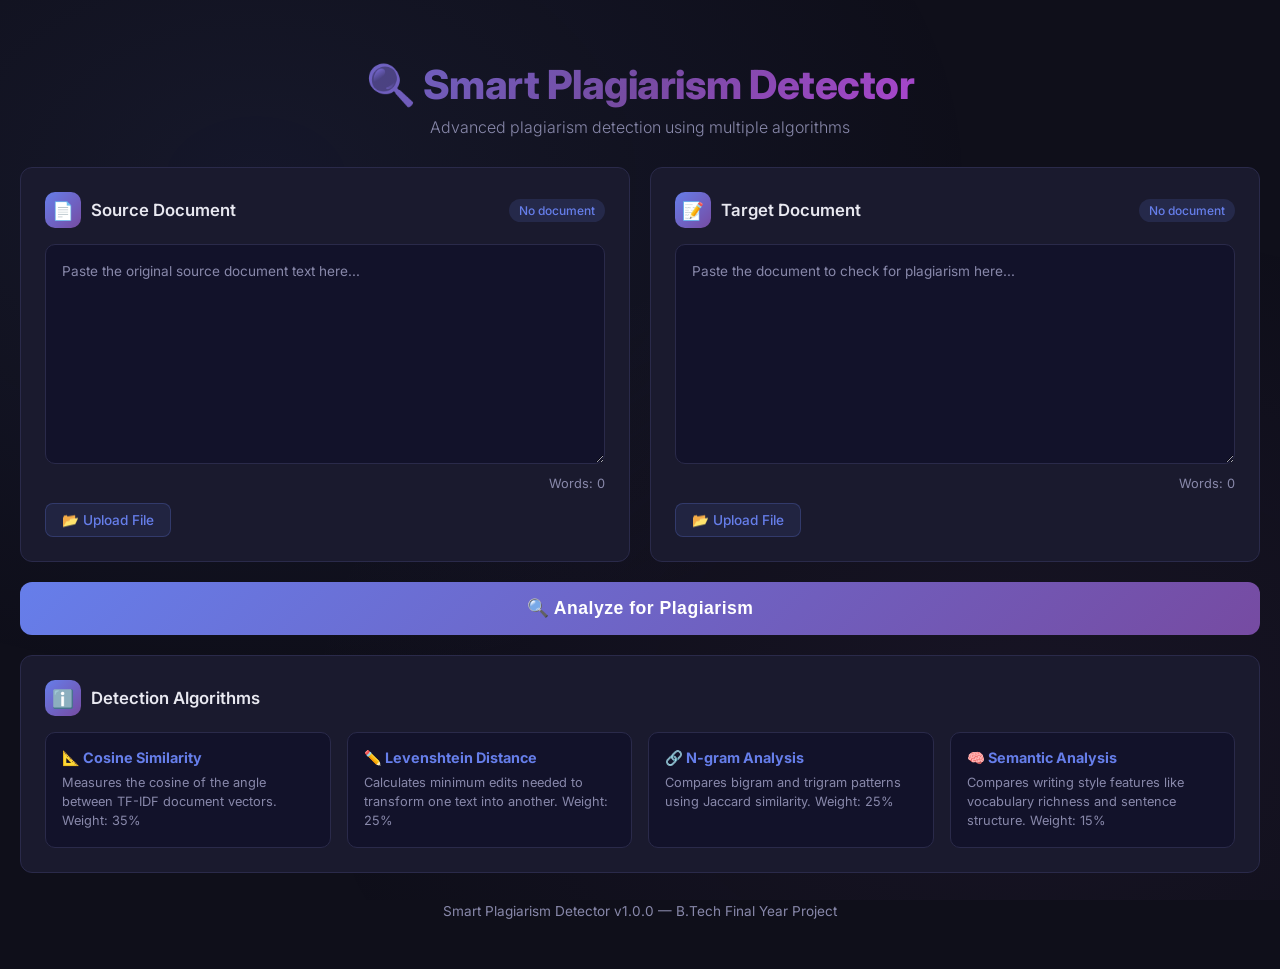
<file: public/index.html>
<!DOCTYPE html>
<html lang="en">
<head>
    <meta charset="UTF-8">
    <meta name="viewport" content="width=device-width, initial-scale=1.0">
    <title>Smart Plagiarism Detector</title>
    <meta name="description" content="Advanced plagiarism detection using multiple algorithms — Cosine Similarity, Levenshtein Distance, N-gram Analysis, and Semantic Analysis.">
    <link href="https://fonts.googleapis.com/css2?family=Inter:wght@300;400;500;600;700;800&display=swap" rel="stylesheet">
    <style>
        *, *::before, *::after {
            margin: 0;
            padding: 0;
            box-sizing: border-box;
        }

        :root {
            --primary: #667eea;
            --primary-dark: #5a6fd6;
            --secondary: #764ba2;
            --bg: #0f0f1a;
            --bg-card: #1a1a2e;
            --bg-card-hover: #1e1e35;
            --bg-input: #12122a;
            --text: #e8e8f0;
            --text-muted: #8888aa;
            --border: #2a2a4a;
            --success: #27ae60;
            --danger: #e74c3c;
            --warning: #f39c12;
            --info: #3498db;
            --radius: 12px;
            --shadow: 0 8px 32px rgba(0,0,0,0.3);
        }

        body {
            font-family: 'Inter', -apple-system, BlinkMacSystemFont, sans-serif;
            background: var(--bg);
            color: var(--text);
            min-height: 100vh;
            overflow-x: hidden;
        }

        /* Animated background */
        body::before {
            content: '';
            position: fixed;
            top: 0; left: 0; right: 0; bottom: 0;
            background:
                radial-gradient(ellipse at 20% 20%, rgba(102, 126, 234, 0.08) 0%, transparent 50%),
                radial-gradient(ellipse at 80% 80%, rgba(118, 75, 162, 0.08) 0%, transparent 50%);
            pointer-events: none;
            z-index: 0;
        }

        .container {
            max-width: 1400px;
            margin: 0 auto;
            padding: 20px;
            position: relative;
            z-index: 1;
        }

        /* Header */
        header {
            text-align: center;
            padding: 40px 20px 30px;
            position: relative;
        }

        header h1 {
            font-size: 2.5rem;
            font-weight: 800;
            background: linear-gradient(135deg, var(--primary), var(--secondary), #e040fb);
            -webkit-background-clip: text;
            -webkit-text-fill-color: transparent;
            background-clip: text;
            letter-spacing: -0.5px;
            margin-bottom: 8px;
        }

        header p {
            color: var(--text-muted);
            font-size: 1rem;
            font-weight: 300;
        }

        /* Main Layout */
        .main-grid {
            display: grid;
            grid-template-columns: 1fr 1fr;
            gap: 20px;
            margin-bottom: 20px;
        }

        @media (max-width: 900px) {
            .main-grid { grid-template-columns: 1fr; }
        }

        /* Cards */
        .card {
            background: var(--bg-card);
            border: 1px solid var(--border);
            border-radius: var(--radius);
            padding: 24px;
            transition: all 0.3s ease;
        }

        .card:hover {
            border-color: rgba(102, 126, 234, 0.3);
        }

        .card-header {
            display: flex;
            align-items: center;
            gap: 10px;
            margin-bottom: 16px;
        }

        .card-header .icon {
            width: 36px;
            height: 36px;
            border-radius: 10px;
            display: flex;
            align-items: center;
            justify-content: center;
            font-size: 1.1rem;
            background: linear-gradient(135deg, var(--primary), var(--secondary));
        }

        .card-header h2 {
            font-size: 1.05rem;
            font-weight: 600;
        }

        .card-header .badge {
            margin-left: auto;
            font-size: 0.75rem;
            padding: 4px 10px;
            border-radius: 20px;
            background: rgba(102,126,234,0.15);
            color: var(--primary);
            font-weight: 500;
        }

        /* Text areas */
        textarea {
            width: 100%;
            min-height: 220px;
            background: var(--bg-input);
            border: 1px solid var(--border);
            border-radius: 10px;
            color: var(--text);
            font-family: 'JetBrains Mono', 'Fira Code', 'Courier New', monospace;
            font-size: 0.85rem;
            padding: 16px;
            resize: vertical;
            transition: border-color 0.3s;
            line-height: 1.6;
        }

        textarea:focus {
            outline: none;
            border-color: var(--primary);
            box-shadow: 0 0 0 3px rgba(102, 126, 234, 0.15);
        }

        textarea::placeholder {
            color: var(--text-muted);
            font-family: 'Inter', sans-serif;
        }

        /* File upload */
        .file-upload {
            display: flex;
            align-items: center;
            gap: 10px;
            margin-top: 12px;
        }

        .file-upload label {
            display: inline-flex;
            align-items: center;
            gap: 6px;
            padding: 8px 16px;
            background: rgba(102,126,234,0.1);
            border: 1px solid rgba(102,126,234,0.25);
            border-radius: 8px;
            color: var(--primary);
            font-size: 0.85rem;
            font-weight: 500;
            cursor: pointer;
            transition: all 0.3s;
        }

        .file-upload label:hover {
            background: rgba(102,126,234,0.2);
        }

        .file-upload input[type="file"] {
            display: none;
        }

        .file-name {
            font-size: 0.8rem;
            color: var(--text-muted);
        }

        /* Buttons */
        .btn-analyze {
            width: 100%;
            padding: 16px 32px;
            font-size: 1.1rem;
            font-weight: 700;
            color: white;
            background: linear-gradient(135deg, var(--primary), var(--secondary));
            border: none;
            border-radius: var(--radius);
            cursor: pointer;
            transition: all 0.3s ease;
            position: relative;
            overflow: hidden;
            letter-spacing: 0.5px;
        }

        .btn-analyze:hover:not(:disabled) {
            transform: translateY(-2px);
            box-shadow: 0 8px 25px rgba(102, 126, 234, 0.35);
        }

        .btn-analyze:active:not(:disabled) {
            transform: translateY(0);
        }

        .btn-analyze:disabled {
            opacity: 0.5;
            cursor: not-allowed;
        }

        .btn-analyze::after {
            content: '';
            position: absolute;
            top: 0; left: -100%;
            width: 100%; height: 100%;
            background: linear-gradient(90deg, transparent, rgba(255,255,255,0.1), transparent);
            transition: left 0.5s;
        }

        .btn-analyze:hover::after {
            left: 100%;
        }

        /* Results Section */
        #results-section {
            display: none;
            animation: fadeUp 0.5s ease;
        }

        @keyframes fadeUp {
            from { opacity: 0; transform: translateY(20px); }
            to { opacity: 1; transform: translateY(0); }
        }

        /* Score Display */
        .score-hero {
            text-align: center;
            padding: 40px;
            background: var(--bg-card);
            border: 1px solid var(--border);
            border-radius: var(--radius);
            margin-bottom: 20px;
            position: relative;
            overflow: hidden;
        }

        .score-hero::before {
            content: '';
            position: absolute;
            top: 0; left: 0; right: 0;
            height: 3px;
            background: linear-gradient(90deg, var(--primary), var(--secondary), #e040fb);
        }

        .score-circle {
            width: 180px;
            height: 180px;
            border-radius: 50%;
            margin: 0 auto 20px;
            display: flex;
            flex-direction: column;
            align-items: center;
            justify-content: center;
            position: relative;
        }

        .score-circle .score-value {
            font-size: 3rem;
            font-weight: 800;
            line-height: 1;
        }

        .score-circle .score-label {
            font-size: 0.85rem;
            color: var(--text-muted);
            margin-top: 4px;
        }

        .risk-badge {
            display: inline-block;
            padding: 8px 24px;
            border-radius: 30px;
            font-weight: 700;
            font-size: 0.9rem;
            letter-spacing: 1px;
            text-transform: uppercase;
        }

        .risk-CRITICAL { background: linear-gradient(135deg, #f93b1d, #ea1e63); color: white; }
        .risk-HIGH { background: linear-gradient(135deg, #fa7921, #ffa500); color: white; }
        .risk-MEDIUM { background: linear-gradient(135deg, #f39c12, #e67e22); color: white; }
        .risk-LOW { background: linear-gradient(135deg, #27ae60, #2ecc71); color: white; }

        .score-meta {
            display: flex;
            justify-content: center;
            gap: 30px;
            margin-top: 16px;
            flex-wrap: wrap;
        }

        .score-meta span {
            font-size: 0.85rem;
            color: var(--text-muted);
        }

        .score-meta strong {
            color: var(--text);
        }

        /* Metrics Grid */
        .metrics-grid {
            display: grid;
            grid-template-columns: repeat(auto-fit, minmax(280px, 1fr));
            gap: 16px;
            margin-bottom: 20px;
        }

        .metric-card {
            background: var(--bg-card);
            border: 1px solid var(--border);
            border-radius: var(--radius);
            padding: 20px;
        }

        .metric-card .metric-header {
            display: flex;
            justify-content: space-between;
            align-items: center;
            margin-bottom: 12px;
        }

        .metric-card .metric-name {
            font-size: 0.9rem;
            font-weight: 500;
        }

        .metric-card .metric-value {
            font-size: 1.1rem;
            font-weight: 700;
            color: var(--primary);
        }

        .metric-bar {
            width: 100%;
            height: 8px;
            background: rgba(102,126,234,0.1);
            border-radius: 4px;
            overflow: hidden;
        }

        .metric-bar-fill {
            height: 100%;
            border-radius: 4px;
            background: linear-gradient(90deg, var(--primary), var(--secondary));
            transition: width 1s ease;
        }

        /* Segments */
        .segments-section .card {
            margin-bottom: 20px;
        }

        .segment-item {
            padding: 16px;
            background: var(--bg-input);
            border: 1px solid var(--border);
            border-left: 3px solid var(--warning);
            border-radius: 8px;
            margin-bottom: 12px;
        }

        .segment-item .seg-text {
            font-style: italic;
            color: var(--text-muted);
            font-size: 0.9rem;
            margin-bottom: 8px;
            line-height: 1.5;
        }

        .segment-item .seg-meta {
            display: flex;
            gap: 16px;
            font-size: 0.8rem;
        }

        .segment-item .seg-meta span {
            color: var(--text-muted);
        }

        .segment-item .seg-meta strong {
            color: var(--warning);
        }

        /* Loading */
        .loading {
            display: none;
            text-align: center;
            padding: 40px;
        }

        .spinner {
            width: 48px;
            height: 48px;
            border: 3px solid var(--border);
            border-top: 3px solid var(--primary);
            border-radius: 50%;
            animation: spin 0.8s linear infinite;
            margin: 0 auto 16px;
        }

        @keyframes spin {
            to { transform: rotate(360deg); }
        }

        /* Info Section */
        .info-section {
            background: var(--bg-card);
            border: 1px solid var(--border);
            border-radius: var(--radius);
            padding: 24px;
            margin-top: 20px;
        }

        .algo-grid {
            display: grid;
            grid-template-columns: repeat(auto-fit, minmax(200px, 1fr));
            gap: 16px;
            margin-top: 16px;
        }

        .algo-item {
            padding: 16px;
            background: var(--bg-input);
            border-radius: 10px;
            border: 1px solid var(--border);
        }

        .algo-item h4 {
            font-size: 0.9rem;
            margin-bottom: 6px;
            color: var(--primary);
        }

        .algo-item p {
            font-size: 0.8rem;
            color: var(--text-muted);
            line-height: 1.5;
        }

        /* Footer */
        footer {
            text-align: center;
            padding: 30px;
            color: var(--text-muted);
            font-size: 0.85rem;
        }

        footer a {
            color: var(--primary);
            text-decoration: none;
        }

        /* Word Count */
        .word-count {
            text-align: right;
            font-size: 0.8rem;
            color: var(--text-muted);
            margin-top: 8px;
        }

        /* Scrollbar */
        ::-webkit-scrollbar { width: 6px; }
        ::-webkit-scrollbar-track { background: var(--bg); }
        ::-webkit-scrollbar-thumb { background: var(--border); border-radius: 3px; }
        ::-webkit-scrollbar-thumb:hover { background: var(--primary); }
    </style>
</head>
<body>

<div class="container">
    <header>
        <h1>🔍 Smart Plagiarism Detector</h1>
        <p>Advanced plagiarism detection using multiple algorithms</p>
    </header>

    <!-- Document Input -->
    <div class="main-grid">
        <div class="card">
            <div class="card-header">
                <div class="icon">📄</div>
                <h2>Source Document</h2>
                <span class="badge" id="source-badge">No document</span>
            </div>
            <textarea id="source-text" placeholder="Paste the original source document text here..."></textarea>
            <div class="word-count">Words: <span id="source-words">0</span></div>
            <div class="file-upload">
                <label for="source-file">📂 Upload File
                    <input type="file" id="source-file" accept=".txt,.doc,.docx,.pdf">
                </label>
                <span class="file-name" id="source-file-name"></span>
            </div>
        </div>

        <div class="card">
            <div class="card-header">
                <div class="icon">📝</div>
                <h2>Target Document</h2>
                <span class="badge" id="target-badge">No document</span>
            </div>
            <textarea id="target-text" placeholder="Paste the document to check for plagiarism here..."></textarea>
            <div class="word-count">Words: <span id="target-words">0</span></div>
            <div class="file-upload">
                <label for="target-file">📂 Upload File
                    <input type="file" id="target-file" accept=".txt,.doc,.docx,.pdf">
                </label>
                <span class="file-name" id="target-file-name"></span>
            </div>
        </div>
    </div>

    <!-- Analyze Button -->
    <button class="btn-analyze" id="analyze-btn" onclick="analyzeDocuments()">
        🔍 Analyze for Plagiarism
    </button>

    <!-- Loading -->
    <div class="loading" id="loading">
        <div class="spinner"></div>
        <p style="color: var(--text-muted);">Analyzing documents... This may take a moment.</p>
    </div>

    <!-- Results -->
    <div id="results-section">
        <!-- Score Hero -->
        <div class="score-hero" id="score-hero">
            <div class="score-circle" id="score-circle">
                <span class="score-value" id="score-value">0%</span>
                <span class="score-label">Plagiarism Score</span>
            </div>
            <div id="risk-badge-container"></div>
            <div class="score-meta">
                <span>⏱ Analysis: <strong id="analysis-time">0</strong> ms</span>
                <span>📄 Source: <strong id="source-wc">0</strong> words</span>
                <span>📝 Target: <strong id="target-wc">0</strong> words</span>
                <span>⚠️ Segments: <strong id="seg-count">0</strong></span>
            </div>
        </div>

        <!-- Metrics -->
        <div class="metrics-grid" id="metrics-grid"></div>

        <!-- Suspicious Segments -->
        <div class="segments-section" id="segments-section"></div>
    </div>

    <!-- Algorithms Info -->
    <div class="info-section">
        <div class="card-header">
            <div class="icon">ℹ️</div>
            <h2>Detection Algorithms</h2>
        </div>
        <div class="algo-grid">
            <div class="algo-item">
                <h4>📐 Cosine Similarity</h4>
                <p>Measures the cosine of the angle between TF-IDF document vectors. Weight: 35%</p>
            </div>
            <div class="algo-item">
                <h4>✏️ Levenshtein Distance</h4>
                <p>Calculates minimum edits needed to transform one text into another. Weight: 25%</p>
            </div>
            <div class="algo-item">
                <h4>🔗 N-gram Analysis</h4>
                <p>Compares bigram and trigram patterns using Jaccard similarity. Weight: 25%</p>
            </div>
            <div class="algo-item">
                <h4>🧠 Semantic Analysis</h4>
                <p>Compares writing style features like vocabulary richness and sentence structure. Weight: 15%</p>
            </div>
        </div>
    </div>

    <footer>
        <p>Smart Plagiarism Detector v1.0.0 — B.Tech Final Year Project</p>
    </footer>
</div>

<script>
    // Word count listeners
    document.getElementById('source-text').addEventListener('input', function() {
        const words = this.value.trim() ? this.value.trim().split(/\s+/).length : 0;
        document.getElementById('source-words').textContent = words;
        document.getElementById('source-badge').textContent = words > 0 ? words + ' words' : 'No document';
    });

    document.getElementById('target-text').addEventListener('input', function() {
        const words = this.value.trim() ? this.value.trim().split(/\s+/).length : 0;
        document.getElementById('target-words').textContent = words;
        document.getElementById('target-badge').textContent = words > 0 ? words + ' words' : 'No document';
    });

    // File upload handlers
    document.getElementById('source-file').addEventListener('change', function(e) {
        const file = e.target.files[0];
        if (file) {
            document.getElementById('source-file-name').textContent = file.name;
            const reader = new FileReader();
            reader.onload = function(ev) {
                document.getElementById('source-text').value = ev.target.result;
                document.getElementById('source-text').dispatchEvent(new Event('input'));
            };
            reader.readAsText(file);
        }
    });

    document.getElementById('target-file').addEventListener('change', function(e) {
        const file = e.target.files[0];
        if (file) {
            document.getElementById('target-file-name').textContent = file.name;
            const reader = new FileReader();
            reader.onload = function(ev) {
                document.getElementById('target-text').value = ev.target.result;
                document.getElementById('target-text').dispatchEvent(new Event('input'));
            };
            reader.readAsText(file);
        }
    });

    async function analyzeDocuments() {
        const sourceText = document.getElementById('source-text').value.trim();
        const targetText = document.getElementById('target-text').value.trim();

        if (!sourceText || !targetText) {
            alert('Please provide both source and target documents.');
            return;
        }

        const btn = document.getElementById('analyze-btn');
        const loading = document.getElementById('loading');
        const results = document.getElementById('results-section');

        btn.disabled = true;
        btn.textContent = '⏳ Analyzing...';
        loading.style.display = 'block';
        results.style.display = 'none';

        try {
            const response = await fetch('/api/analyze', {
                method: 'POST',
                headers: { 'Content-Type': 'application/json' },
                body: JSON.stringify({
                    sourceText: sourceText,
                    targetText: targetText,
                    sourceName: 'Source Document',
                    targetName: 'Target Document'
                })
            });

            if (!response.ok) throw new Error('Analysis failed');

            const data = await response.json();
            displayResults(data);
        } catch (err) {
            alert('Error: ' + err.message);
        } finally {
            btn.disabled = false;
            btn.textContent = '🔍 Analyze for Plagiarism';
            loading.style.display = 'none';
        }
    }

    function displayResults(data) {
        const results = document.getElementById('results-section');
        results.style.display = 'block';

        // Score
        const scorePercent = (data.finalScore * 100).toFixed(1);
        document.getElementById('score-value').textContent = scorePercent + '%';

        // Score circle color
        const circle = document.getElementById('score-circle');
        const colors = {
            CRITICAL: ['#f93b1d', '#ea1e63'],
            HIGH: ['#fa7921', '#ffa500'],
            MEDIUM: ['#f39c12', '#e67e22'],
            LOW: ['#27ae60', '#2ecc71']
        };
        const [c1, c2] = colors[data.riskLevel] || colors.LOW;
        circle.style.background = `conic-gradient(${c1} ${data.finalScore * 360}deg, var(--bg-input) 0deg)`;
        circle.style.border = `3px solid ${c1}`;

        // Risk badge
        document.getElementById('risk-badge-container').innerHTML =
            `<span class="risk-badge risk-${data.riskLevel}">${data.riskLevel} Risk</span>`;

        // Meta
        document.getElementById('analysis-time').textContent = data.analysisTimeMs;
        document.getElementById('source-wc').textContent = data.sourceWordCount;
        document.getElementById('target-wc').textContent = data.targetWordCount;
        document.getElementById('seg-count').textContent = data.suspiciousSegments.length;

        // Metrics
        const metricsGrid = document.getElementById('metrics-grid');
        const metrics = [
            { name: 'Cosine Similarity', value: data.cosineSimilarity, icon: '📐' },
            { name: 'Levenshtein Similarity', value: data.levenshteinSimilarity, icon: '✏️' },
            { name: 'N-gram Similarity', value: data.ngramSimilarity, icon: '🔗' },
            { name: 'Semantic Similarity', value: data.semanticSimilarity, icon: '🧠' }
        ];

        metricsGrid.innerHTML = metrics.map(m => `
            <div class="metric-card">
                <div class="metric-header">
                    <span class="metric-name">${m.icon} ${m.name}</span>
                    <span class="metric-value">${(m.value * 100).toFixed(1)}%</span>
                </div>
                <div class="metric-bar">
                    <div class="metric-bar-fill" style="width: ${(m.value * 100).toFixed(1)}%"></div>
                </div>
            </div>
        `).join('');

        // Segments
        const segSection = document.getElementById('segments-section');
        if (data.suspiciousSegments.length > 0) {
            segSection.innerHTML = `
                <div class="card">
                    <div class="card-header">
                        <div class="icon">⚠️</div>
                        <h2>Suspicious Segments (${data.suspiciousSegments.length} found)</h2>
                    </div>
                    ${data.suspiciousSegments.slice(0, 10).map((seg, i) => `
                        <div class="segment-item">
                            <div class="seg-text">"${seg.text}..."</div>
                            <div class="seg-meta">
                                <span>Similarity: <strong>${(seg.similarity * 100).toFixed(1)}%</strong></span>
                                <span>Match: ${seg.source}</span>
                            </div>
                        </div>
                    `).join('')}
                </div>
            `;
        } else {
            segSection.innerHTML = '';
        }

        // Scroll to results
        results.scrollIntoView({ behavior: 'smooth', block: 'start' });
    }
</script>

</body>
</html>
</file>
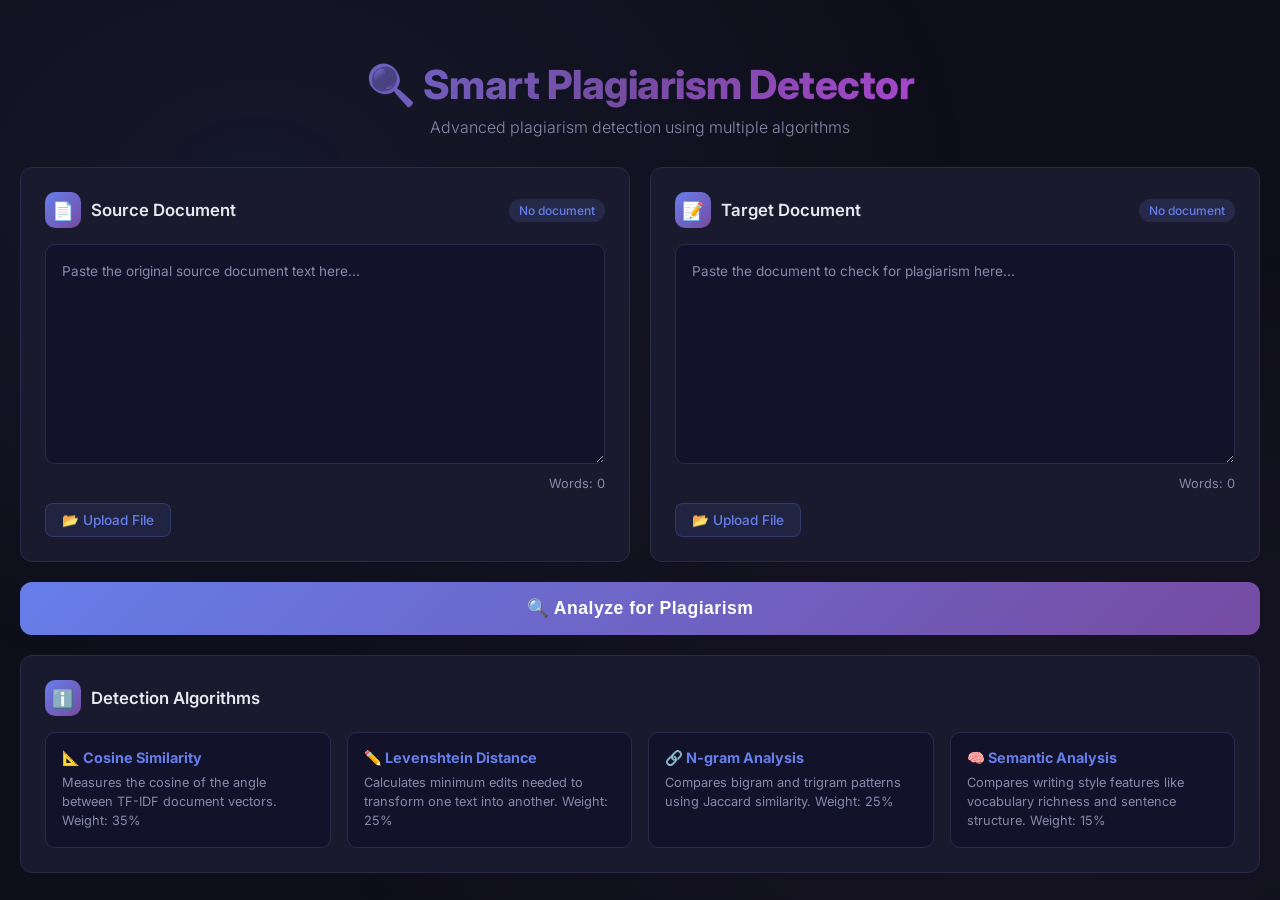
<file: src/main/resources/static/index.html>
<!DOCTYPE html>
<html lang="en">
<head>
    <meta charset="UTF-8">
    <meta name="viewport" content="width=device-width, initial-scale=1.0">
    <title>Smart Plagiarism Detector</title>
    <meta name="description" content="Advanced plagiarism detection using multiple algorithms — Cosine Similarity, Levenshtein Distance, N-gram Analysis, and Semantic Analysis.">
    <link href="https://fonts.googleapis.com/css2?family=Inter:wght@300;400;500;600;700;800&display=swap" rel="stylesheet">
    <style>
        *, *::before, *::after {
            margin: 0;
            padding: 0;
            box-sizing: border-box;
        }

        :root {
            --primary: #667eea;
            --primary-dark: #5a6fd6;
            --secondary: #764ba2;
            --bg: #0f0f1a;
            --bg-card: #1a1a2e;
            --bg-card-hover: #1e1e35;
            --bg-input: #12122a;
            --text: #e8e8f0;
            --text-muted: #8888aa;
            --border: #2a2a4a;
            --success: #27ae60;
            --danger: #e74c3c;
            --warning: #f39c12;
            --info: #3498db;
            --radius: 12px;
            --shadow: 0 8px 32px rgba(0,0,0,0.3);
        }

        body {
            font-family: 'Inter', -apple-system, BlinkMacSystemFont, sans-serif;
            background: var(--bg);
            color: var(--text);
            min-height: 100vh;
            overflow-x: hidden;
        }

        /* Animated background */
        body::before {
            content: '';
            position: fixed;
            top: 0; left: 0; right: 0; bottom: 0;
            background:
                radial-gradient(ellipse at 20% 20%, rgba(102, 126, 234, 0.08) 0%, transparent 50%),
                radial-gradient(ellipse at 80% 80%, rgba(118, 75, 162, 0.08) 0%, transparent 50%);
            pointer-events: none;
            z-index: 0;
        }

        .container {
            max-width: 1400px;
            margin: 0 auto;
            padding: 20px;
            position: relative;
            z-index: 1;
        }

        /* Header */
        header {
            text-align: center;
            padding: 40px 20px 30px;
            position: relative;
        }

        header h1 {
            font-size: 2.5rem;
            font-weight: 800;
            background: linear-gradient(135deg, var(--primary), var(--secondary), #e040fb);
            -webkit-background-clip: text;
            -webkit-text-fill-color: transparent;
            background-clip: text;
            letter-spacing: -0.5px;
            margin-bottom: 8px;
        }

        header p {
            color: var(--text-muted);
            font-size: 1rem;
            font-weight: 300;
        }

        /* Main Layout */
        .main-grid {
            display: grid;
            grid-template-columns: 1fr 1fr;
            gap: 20px;
            margin-bottom: 20px;
        }

        @media (max-width: 900px) {
            .main-grid { grid-template-columns: 1fr; }
        }

        /* Cards */
        .card {
            background: var(--bg-card);
            border: 1px solid var(--border);
            border-radius: var(--radius);
            padding: 24px;
            transition: all 0.3s ease;
        }

        .card:hover {
            border-color: rgba(102, 126, 234, 0.3);
        }

        .card-header {
            display: flex;
            align-items: center;
            gap: 10px;
            margin-bottom: 16px;
        }

        .card-header .icon {
            width: 36px;
            height: 36px;
            border-radius: 10px;
            display: flex;
            align-items: center;
            justify-content: center;
            font-size: 1.1rem;
            background: linear-gradient(135deg, var(--primary), var(--secondary));
        }

        .card-header h2 {
            font-size: 1.05rem;
            font-weight: 600;
        }

        .card-header .badge {
            margin-left: auto;
            font-size: 0.75rem;
            padding: 4px 10px;
            border-radius: 20px;
            background: rgba(102,126,234,0.15);
            color: var(--primary);
            font-weight: 500;
        }

        /* Text areas */
        textarea {
            width: 100%;
            min-height: 220px;
            background: var(--bg-input);
            border: 1px solid var(--border);
            border-radius: 10px;
            color: var(--text);
            font-family: 'JetBrains Mono', 'Fira Code', 'Courier New', monospace;
            font-size: 0.85rem;
            padding: 16px;
            resize: vertical;
            transition: border-color 0.3s;
            line-height: 1.6;
        }

        textarea:focus {
            outline: none;
            border-color: var(--primary);
            box-shadow: 0 0 0 3px rgba(102, 126, 234, 0.15);
        }

        textarea::placeholder {
            color: var(--text-muted);
            font-family: 'Inter', sans-serif;
        }

        /* File upload */
        .file-upload {
            display: flex;
            align-items: center;
            gap: 10px;
            margin-top: 12px;
        }

        .file-upload label {
            display: inline-flex;
            align-items: center;
            gap: 6px;
            padding: 8px 16px;
            background: rgba(102,126,234,0.1);
            border: 1px solid rgba(102,126,234,0.25);
            border-radius: 8px;
            color: var(--primary);
            font-size: 0.85rem;
            font-weight: 500;
            cursor: pointer;
            transition: all 0.3s;
        }

        .file-upload label:hover {
            background: rgba(102,126,234,0.2);
        }

        .file-upload input[type="file"] {
            display: none;
        }

        .file-name {
            font-size: 0.8rem;
            color: var(--text-muted);
        }

        /* Buttons */
        .btn-analyze {
            width: 100%;
            padding: 16px 32px;
            font-size: 1.1rem;
            font-weight: 700;
            color: white;
            background: linear-gradient(135deg, var(--primary), var(--secondary));
            border: none;
            border-radius: var(--radius);
            cursor: pointer;
            transition: all 0.3s ease;
            position: relative;
            overflow: hidden;
            letter-spacing: 0.5px;
        }

        .btn-analyze:hover:not(:disabled) {
            transform: translateY(-2px);
            box-shadow: 0 8px 25px rgba(102, 126, 234, 0.35);
        }

        .btn-analyze:active:not(:disabled) {
            transform: translateY(0);
        }

        .btn-analyze:disabled {
            opacity: 0.5;
            cursor: not-allowed;
        }

        .btn-analyze::after {
            content: '';
            position: absolute;
            top: 0; left: -100%;
            width: 100%; height: 100%;
            background: linear-gradient(90deg, transparent, rgba(255,255,255,0.1), transparent);
            transition: left 0.5s;
        }

        .btn-analyze:hover::after {
            left: 100%;
        }

        /* Results Section */
        #results-section {
            display: none;
            animation: fadeUp 0.5s ease;
        }

        @keyframes fadeUp {
            from { opacity: 0; transform: translateY(20px); }
            to { opacity: 1; transform: translateY(0); }
        }

        /* Score Display */
        .score-hero {
            text-align: center;
            padding: 40px;
            background: var(--bg-card);
            border: 1px solid var(--border);
            border-radius: var(--radius);
            margin-bottom: 20px;
            position: relative;
            overflow: hidden;
        }

        .score-hero::before {
            content: '';
            position: absolute;
            top: 0; left: 0; right: 0;
            height: 3px;
            background: linear-gradient(90deg, var(--primary), var(--secondary), #e040fb);
        }

        .score-circle {
            width: 180px;
            height: 180px;
            border-radius: 50%;
            margin: 0 auto 20px;
            display: flex;
            flex-direction: column;
            align-items: center;
            justify-content: center;
            position: relative;
        }

        .score-circle .score-value {
            font-size: 3rem;
            font-weight: 800;
            line-height: 1;
        }

        .score-circle .score-label {
            font-size: 0.85rem;
            color: var(--text-muted);
            margin-top: 4px;
        }

        .risk-badge {
            display: inline-block;
            padding: 8px 24px;
            border-radius: 30px;
            font-weight: 700;
            font-size: 0.9rem;
            letter-spacing: 1px;
            text-transform: uppercase;
        }

        .risk-CRITICAL { background: linear-gradient(135deg, #f93b1d, #ea1e63); color: white; }
        .risk-HIGH { background: linear-gradient(135deg, #fa7921, #ffa500); color: white; }
        .risk-MEDIUM { background: linear-gradient(135deg, #f39c12, #e67e22); color: white; }
        .risk-LOW { background: linear-gradient(135deg, #27ae60, #2ecc71); color: white; }

        .score-meta {
            display: flex;
            justify-content: center;
            gap: 30px;
            margin-top: 16px;
            flex-wrap: wrap;
        }

        .score-meta span {
            font-size: 0.85rem;
            color: var(--text-muted);
        }

        .score-meta strong {
            color: var(--text);
        }

        /* Metrics Grid */
        .metrics-grid {
            display: grid;
            grid-template-columns: repeat(auto-fit, minmax(280px, 1fr));
            gap: 16px;
            margin-bottom: 20px;
        }

        .metric-card {
            background: var(--bg-card);
            border: 1px solid var(--border);
            border-radius: var(--radius);
            padding: 20px;
        }

        .metric-card .metric-header {
            display: flex;
            justify-content: space-between;
            align-items: center;
            margin-bottom: 12px;
        }

        .metric-card .metric-name {
            font-size: 0.9rem;
            font-weight: 500;
        }

        .metric-card .metric-value {
            font-size: 1.1rem;
            font-weight: 700;
            color: var(--primary);
        }

        .metric-bar {
            width: 100%;
            height: 8px;
            background: rgba(102,126,234,0.1);
            border-radius: 4px;
            overflow: hidden;
        }

        .metric-bar-fill {
            height: 100%;
            border-radius: 4px;
            background: linear-gradient(90deg, var(--primary), var(--secondary));
            transition: width 1s ease;
        }

        /* Segments */
        .segments-section .card {
            margin-bottom: 20px;
        }

        .segment-item {
            padding: 16px;
            background: var(--bg-input);
            border: 1px solid var(--border);
            border-left: 3px solid var(--warning);
            border-radius: 8px;
            margin-bottom: 12px;
        }

        .segment-item .seg-text {
            font-style: italic;
            color: var(--text-muted);
            font-size: 0.9rem;
            margin-bottom: 8px;
            line-height: 1.5;
        }

        .segment-item .seg-meta {
            display: flex;
            gap: 16px;
            font-size: 0.8rem;
        }

        .segment-item .seg-meta span {
            color: var(--text-muted);
        }

        .segment-item .seg-meta strong {
            color: var(--warning);
        }

        /* Loading */
        .loading {
            display: none;
            text-align: center;
            padding: 40px;
        }

        .spinner {
            width: 48px;
            height: 48px;
            border: 3px solid var(--border);
            border-top: 3px solid var(--primary);
            border-radius: 50%;
            animation: spin 0.8s linear infinite;
            margin: 0 auto 16px;
        }

        @keyframes spin {
            to { transform: rotate(360deg); }
        }

        /* Info Section */
        .info-section {
            background: var(--bg-card);
            border: 1px solid var(--border);
            border-radius: var(--radius);
            padding: 24px;
            margin-top: 20px;
        }

        .algo-grid {
            display: grid;
            grid-template-columns: repeat(auto-fit, minmax(200px, 1fr));
            gap: 16px;
            margin-top: 16px;
        }

        .algo-item {
            padding: 16px;
            background: var(--bg-input);
            border-radius: 10px;
            border: 1px solid var(--border);
        }

        .algo-item h4 {
            font-size: 0.9rem;
            margin-bottom: 6px;
            color: var(--primary);
        }

        .algo-item p {
            font-size: 0.8rem;
            color: var(--text-muted);
            line-height: 1.5;
        }

        /* Footer */
        footer {
            text-align: center;
            padding: 30px;
            color: var(--text-muted);
            font-size: 0.85rem;
        }

        footer a {
            color: var(--primary);
            text-decoration: none;
        }

        /* Word Count */
        .word-count {
            text-align: right;
            font-size: 0.8rem;
            color: var(--text-muted);
            margin-top: 8px;
        }

        /* Scrollbar */
        ::-webkit-scrollbar { width: 6px; }
        ::-webkit-scrollbar-track { background: var(--bg); }
        ::-webkit-scrollbar-thumb { background: var(--border); border-radius: 3px; }
        ::-webkit-scrollbar-thumb:hover { background: var(--primary); }
    </style>
</head>
<body>

<div class="container">
    <header>
        <h1>🔍 Smart Plagiarism Detector</h1>
        <p>Advanced plagiarism detection using multiple algorithms</p>
    </header>

    <!-- Document Input -->
    <div class="main-grid">
        <div class="card">
            <div class="card-header">
                <div class="icon">📄</div>
                <h2>Source Document</h2>
                <span class="badge" id="source-badge">No document</span>
            </div>
            <textarea id="source-text" placeholder="Paste the original source document text here..."></textarea>
            <div class="word-count">Words: <span id="source-words">0</span></div>
            <div class="file-upload">
                <label for="source-file">📂 Upload File
                    <input type="file" id="source-file" accept=".txt,.doc,.docx,.pdf">
                </label>
                <span class="file-name" id="source-file-name"></span>
            </div>
        </div>

        <div class="card">
            <div class="card-header">
                <div class="icon">📝</div>
                <h2>Target Document</h2>
                <span class="badge" id="target-badge">No document</span>
            </div>
            <textarea id="target-text" placeholder="Paste the document to check for plagiarism here..."></textarea>
            <div class="word-count">Words: <span id="target-words">0</span></div>
            <div class="file-upload">
                <label for="target-file">📂 Upload File
                    <input type="file" id="target-file" accept=".txt,.doc,.docx,.pdf">
                </label>
                <span class="file-name" id="target-file-name"></span>
            </div>
        </div>
    </div>

    <!-- Analyze Button -->
    <button class="btn-analyze" id="analyze-btn" onclick="analyzeDocuments()">
        🔍 Analyze for Plagiarism
    </button>

    <!-- Loading -->
    <div class="loading" id="loading">
        <div class="spinner"></div>
        <p style="color: var(--text-muted);">Analyzing documents... This may take a moment.</p>
    </div>

    <!-- Results -->
    <div id="results-section">
        <!-- Score Hero -->
        <div class="score-hero" id="score-hero">
            <div class="score-circle" id="score-circle">
                <span class="score-value" id="score-value">0%</span>
                <span class="score-label">Plagiarism Score</span>
            </div>
            <div id="risk-badge-container"></div>
            <div class="score-meta">
                <span>⏱ Analysis: <strong id="analysis-time">0</strong> ms</span>
                <span>📄 Source: <strong id="source-wc">0</strong> words</span>
                <span>📝 Target: <strong id="target-wc">0</strong> words</span>
                <span>⚠️ Segments: <strong id="seg-count">0</strong></span>
            </div>
        </div>

        <!-- Metrics -->
        <div class="metrics-grid" id="metrics-grid"></div>

        <!-- Suspicious Segments -->
        <div class="segments-section" id="segments-section"></div>
    </div>

    <!-- Algorithms Info -->
    <div class="info-section">
        <div class="card-header">
            <div class="icon">ℹ️</div>
            <h2>Detection Algorithms</h2>
        </div>
        <div class="algo-grid">
            <div class="algo-item">
                <h4>📐 Cosine Similarity</h4>
                <p>Measures the cosine of the angle between TF-IDF document vectors. Weight: 35%</p>
            </div>
            <div class="algo-item">
                <h4>✏️ Levenshtein Distance</h4>
                <p>Calculates minimum edits needed to transform one text into another. Weight: 25%</p>
            </div>
            <div class="algo-item">
                <h4>🔗 N-gram Analysis</h4>
                <p>Compares bigram and trigram patterns using Jaccard similarity. Weight: 25%</p>
            </div>
            <div class="algo-item">
                <h4>🧠 Semantic Analysis</h4>
                <p>Compares writing style features like vocabulary richness and sentence structure. Weight: 15%</p>
            </div>
        </div>
    </div>

   
</div>

<script>
    // Word count listeners
    document.getElementById('source-text').addEventListener('input', function() {
        const words = this.value.trim() ? this.value.trim().split(/\s+/).length : 0;
        document.getElementById('source-words').textContent = words;
        document.getElementById('source-badge').textContent = words > 0 ? words + ' words' : 'No document';
    });

    document.getElementById('target-text').addEventListener('input', function() {
        const words = this.value.trim() ? this.value.trim().split(/\s+/).length : 0;
        document.getElementById('target-words').textContent = words;
        document.getElementById('target-badge').textContent = words > 0 ? words + ' words' : 'No document';
    });

    // File upload handlers
    document.getElementById('source-file').addEventListener('change', function(e) {
        const file = e.target.files[0];
        if (file) {
            document.getElementById('source-file-name').textContent = file.name;
            const reader = new FileReader();
            reader.onload = function(ev) {
                document.getElementById('source-text').value = ev.target.result;
                document.getElementById('source-text').dispatchEvent(new Event('input'));
            };
            reader.readAsText(file);
        }
    });

    document.getElementById('target-file').addEventListener('change', function(e) {
        const file = e.target.files[0];
        if (file) {
            document.getElementById('target-file-name').textContent = file.name;
            const reader = new FileReader();
            reader.onload = function(ev) {
                document.getElementById('target-text').value = ev.target.result;
                document.getElementById('target-text').dispatchEvent(new Event('input'));
            };
            reader.readAsText(file);
        }
    });

    async function analyzeDocuments() {
        const sourceText = document.getElementById('source-text').value.trim();
        const targetText = document.getElementById('target-text').value.trim();

        if (!sourceText || !targetText) {
            alert('Please provide both source and target documents.');
            return;
        }

        const btn = document.getElementById('analyze-btn');
        const loading = document.getElementById('loading');
        const results = document.getElementById('results-section');

        btn.disabled = true;
        btn.textContent = '⏳ Analyzing...';
        loading.style.display = 'block';
        results.style.display = 'none';

        try {
            const response = await fetch('/api/analyze', {
                method: 'POST',
                headers: { 'Content-Type': 'application/json' },
                body: JSON.stringify({
                    sourceText: sourceText,
                    targetText: targetText,
                    sourceName: 'Source Document',
                    targetName: 'Target Document'
                })
            });

            if (!response.ok) throw new Error('Analysis failed');

            const data = await response.json();
            displayResults(data);
        } catch (err) {
            alert('Error: ' + err.message);
        } finally {
            btn.disabled = false;
            btn.textContent = '🔍 Analyze for Plagiarism';
            loading.style.display = 'none';
        }
    }

    function displayResults(data) {
        const results = document.getElementById('results-section');
        results.style.display = 'block';

        // Score
        const scorePercent = (data.finalScore * 100).toFixed(1);
        document.getElementById('score-value').textContent = scorePercent + '%';

        // Score circle color
        const circle = document.getElementById('score-circle');
        const colors = {
            CRITICAL: ['#f93b1d', '#ea1e63'],
            HIGH: ['#fa7921', '#ffa500'],
            MEDIUM: ['#f39c12', '#e67e22'],
            LOW: ['#27ae60', '#2ecc71']
        };
        const [c1, c2] = colors[data.riskLevel] || colors.LOW;
        circle.style.background = `conic-gradient(${c1} ${data.finalScore * 360}deg, var(--bg-input) 0deg)`;
        circle.style.border = `3px solid ${c1}`;

        // Risk badge
        document.getElementById('risk-badge-container').innerHTML =
            `<span class="risk-badge risk-${data.riskLevel}">${data.riskLevel} Risk</span>`;

        // Meta
        document.getElementById('analysis-time').textContent = data.analysisTimeMs;
        document.getElementById('source-wc').textContent = data.sourceWordCount;
        document.getElementById('target-wc').textContent = data.targetWordCount;
        document.getElementById('seg-count').textContent = data.suspiciousSegments.length;

        // Metrics
        const metricsGrid = document.getElementById('metrics-grid');
        const metrics = [
            { name: 'Cosine Similarity', value: data.cosineSimilarity, icon: '📐' },
            { name: 'Levenshtein Similarity', value: data.levenshteinSimilarity, icon: '✏️' },
            { name: 'N-gram Similarity', value: data.ngramSimilarity, icon: '🔗' },
            { name: 'Semantic Similarity', value: data.semanticSimilarity, icon: '🧠' }
        ];

        metricsGrid.innerHTML = metrics.map(m => `
            <div class="metric-card">
                <div class="metric-header">
                    <span class="metric-name">${m.icon} ${m.name}</span>
                    <span class="metric-value">${(m.value * 100).toFixed(1)}%</span>
                </div>
                <div class="metric-bar">
                    <div class="metric-bar-fill" style="width: ${(m.value * 100).toFixed(1)}%"></div>
                </div>
            </div>
        `).join('');

        // Segments
        const segSection = document.getElementById('segments-section');
        if (data.suspiciousSegments.length > 0) {
            segSection.innerHTML = `
                <div class="card">
                    <div class="card-header">
                        <div class="icon">⚠️</div>
                        <h2>Suspicious Segments (${data.suspiciousSegments.length} found)</h2>
                    </div>
                    ${data.suspiciousSegments.slice(0, 10).map((seg, i) => `
                        <div class="segment-item">
                            <div class="seg-text">"${seg.text}..."</div>
                            <div class="seg-meta">
                                <span>Similarity: <strong>${(seg.similarity * 100).toFixed(1)}%</strong></span>
                                <span>Match: ${seg.source}</span>
                            </div>
                        </div>
                    `).join('')}
                </div>
            `;
        } else {
            segSection.innerHTML = '';
        }

        // Scroll to results
        results.scrollIntoView({ behavior: 'smooth', block: 'start' });
    }
</script>

</body>
</html>
</file>
